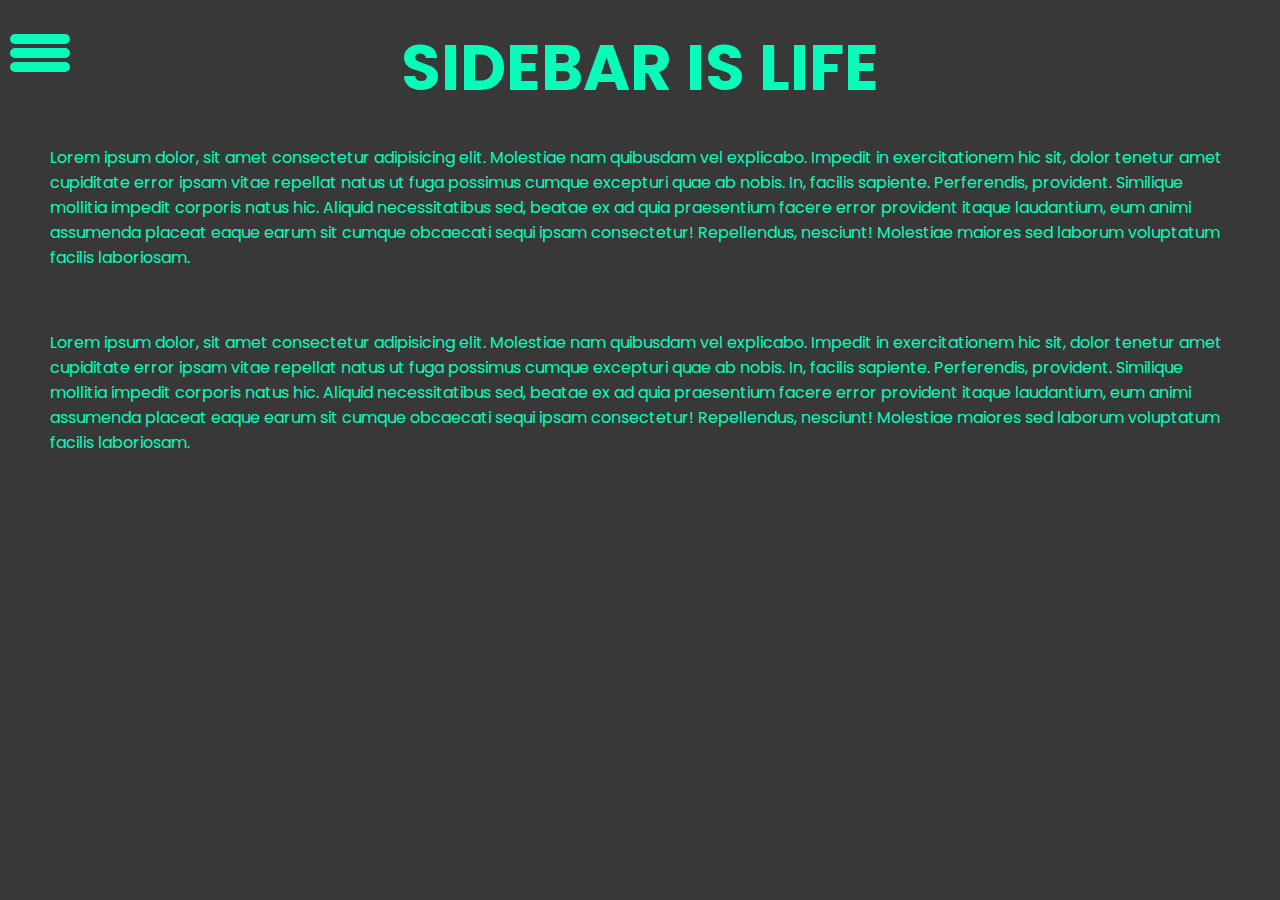
<file: index.html>
<!DOCTYPE html>
<html lang="en">

<head>
  <meta charset="UTF-8">
  <meta http-equiv="X-UA-Compatible" content="IE=edge">
  <meta name="viewport" content="width=device-width, initial-scale=1.0">
  <title>Sidebar</title>

  <link rel="stylesheet" href="./style.css">
</head>

<body>
  <div id="side-bar">
    <div class="toggle-btn" id="btn">
      <span></span>
      <span></span>
      <span></span>
    </div>

    <ul>
      <li>Home</li>
      <li>About</li>
      <li>Services</li>
      <li class="list">Contact</li>
    </ul>
  </div>

  <section class="content">
    <h1>Sidebar is life</h1>
    <p>Lorem ipsum dolor, sit amet consectetur adipisicing elit. Molestiae nam quibusdam vel explicabo. Impedit in
      exercitationem hic sit, dolor tenetur amet cupiditate error ipsam vitae repellat natus ut fuga possimus cumque
      excepturi quae ab nobis. In, facilis sapiente. Perferendis, provident. Similique mollitia impedit corporis natus
      hic. Aliquid necessitatibus sed, beatae ex ad quia praesentium facere error provident itaque laudantium, eum animi
      assumenda placeat eaque earum sit cumque obcaecati sequi ipsam consectetur! Repellendus, nesciunt! Molestiae
      maiores sed laborum voluptatum facilis laboriosam.</p>
    <p>Lorem ipsum dolor, sit amet consectetur adipisicing elit. Molestiae nam quibusdam vel explicabo. Impedit in
      exercitationem hic sit, dolor tenetur amet cupiditate error ipsam vitae repellat natus ut fuga possimus cumque
      excepturi quae ab nobis. In, facilis sapiente. Perferendis, provident. Similique mollitia impedit corporis natus
      hic. Aliquid necessitatibus sed, beatae ex ad quia praesentium facere error provident itaque laudantium, eum animi
      assumenda placeat eaque earum sit cumque obcaecati sequi ipsam consectetur! Repellendus, nesciunt! Molestiae
      maiores sed laborum voluptatum facilis laboriosam.</p>
  </section>

  <script src="index.js"></script>
</body>

</html>
</file>
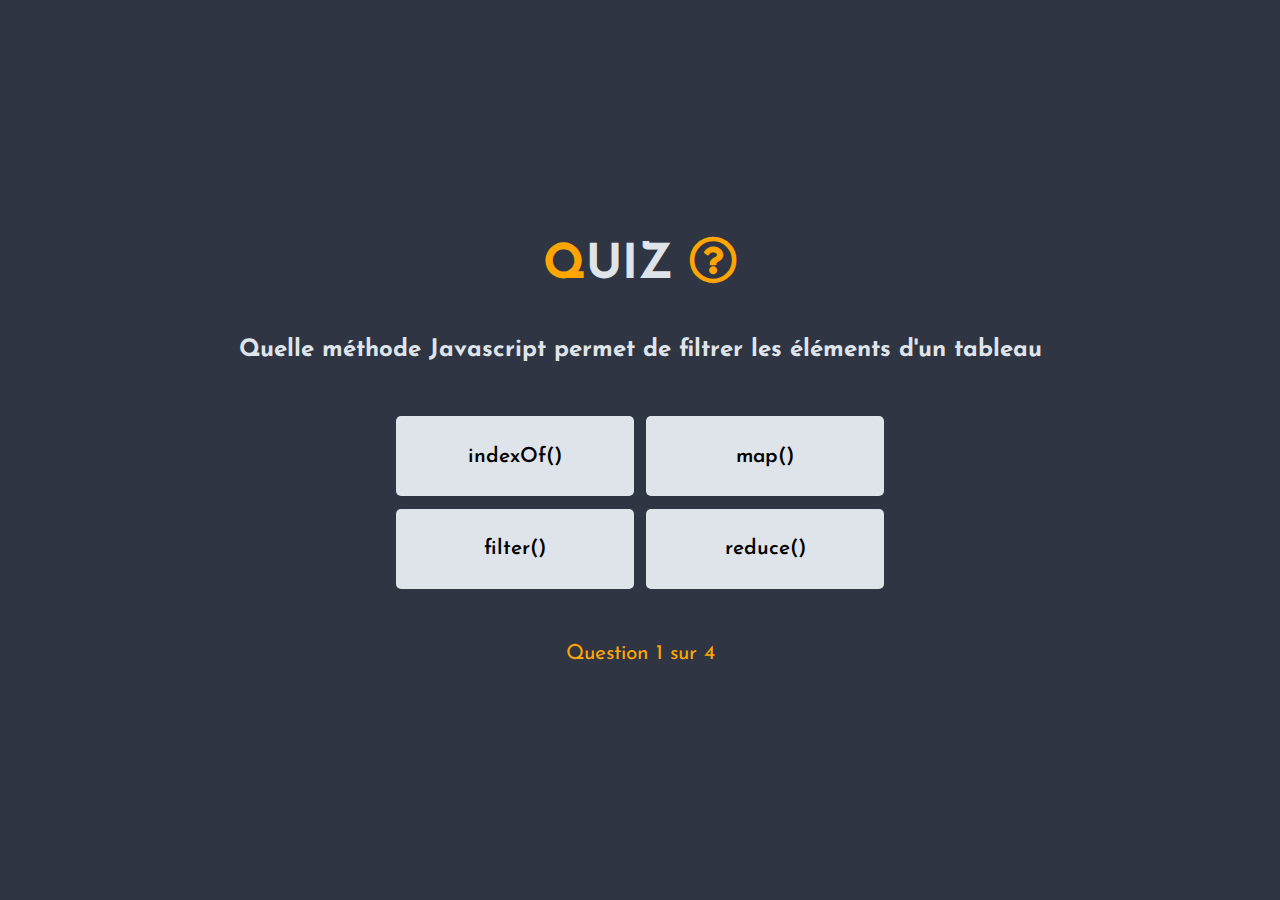
<file: Tp10 Quizz app/index.html>
<!DOCTYPE html>
<html lang="fr">

<head>
  <meta charset="UTF-8">
  <meta name="viewport" content="width=device-width, initial-scale=1.0">
  <meta http-equiv="X-UA-Compatible" content="ie=edge">

  <title>Quiz</title>

  <link rel="stylesheet" href="https://use.fontawesome.com/releases/v5.8.2/css/all.css">
  <link href="./style.css" rel="stylesheet">
</head>

<body>

  <div class="container">
    <div id="quiz">
      <h1><span>Q</span>uiz <i class="far fa-question-circle"></i></h1>

      <h2 id="question"></h2>

      <h3 id="score"></h3>

      <div class="choices">
        <button id="guess0" class="btn">
          <p id="choice0"></p>
        </button>

        <button id="guess1" class="btn">
          <p id="choice1"></p>
        </button>

        <button id="guess2" class="btn">
          <p id="choice2"></p>
        </button>

        <button id="guess3" class="btn">
          <p id="choice3"></p>
        </button>
      </div>

      <p id="progress"></p>

    </div>
  </div>

  <script src="./index.js"></script>
</body>



</html>
</file>
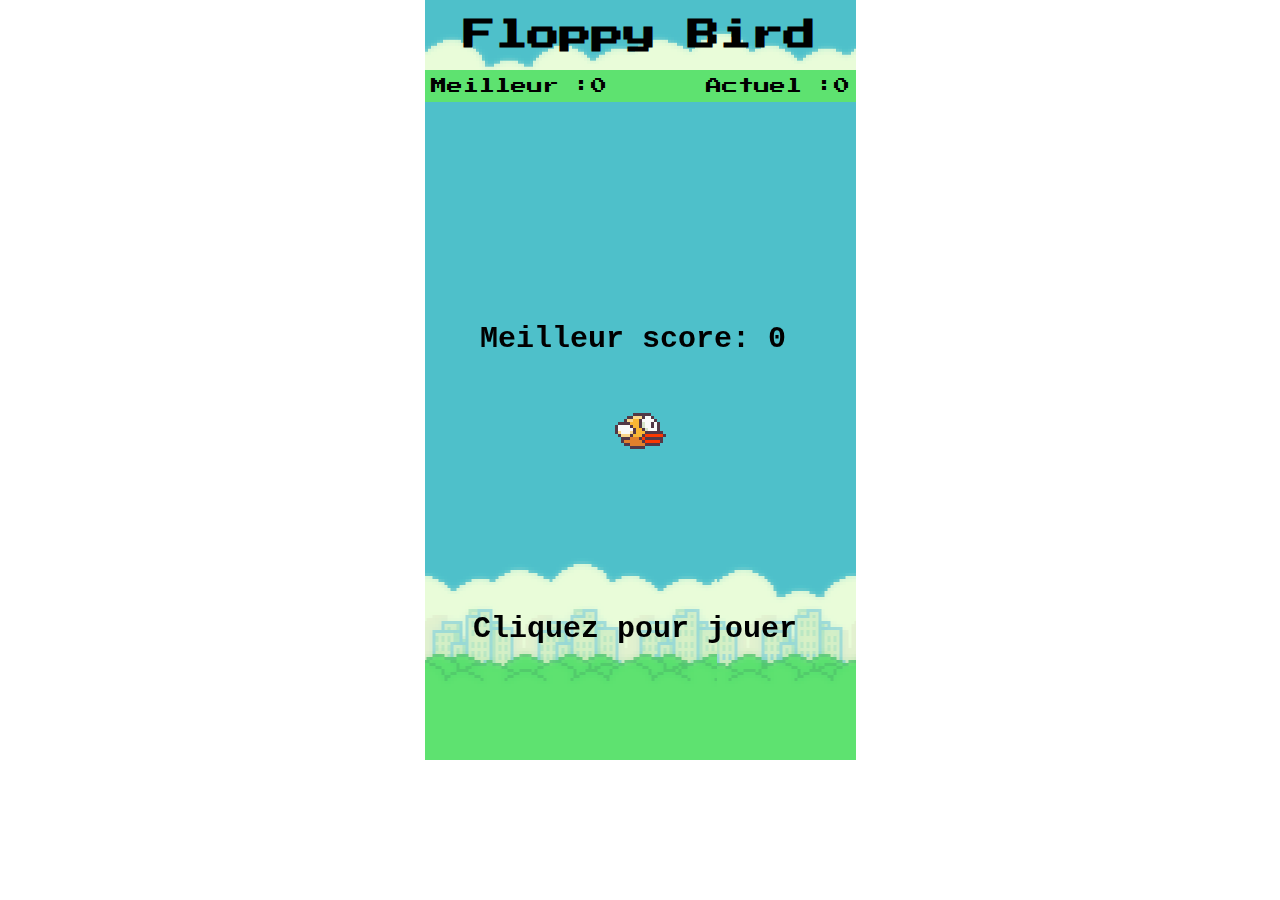
<file: Tp11 Flappy bird/index.html>
<!DOCTYPE html>
<html lang="fr">

<head>
  <meta charset="UTF-8">
  <meta name="viewport" content="width=device-width, initial-scale=1.0">
  <meta http-equiv="X-UA-Compatible" content="ie=edge">

  <title>Floppy Bird</title>

  <link href="./style.css" rel="stylesheet">
</head>

<body>

  <header>
    <h1>Floppy Bird</h1>
    <div class="score-container">
      <div id="bestScore"></div>
      <div id="currentScore"></div>
    </div>
  </header>
  <canvas id="canvas" width="431" height="658" data-height="768"></canvas>

  <script src="./script.js" type="text/javascript"></script>
</body>



</html>
</file>
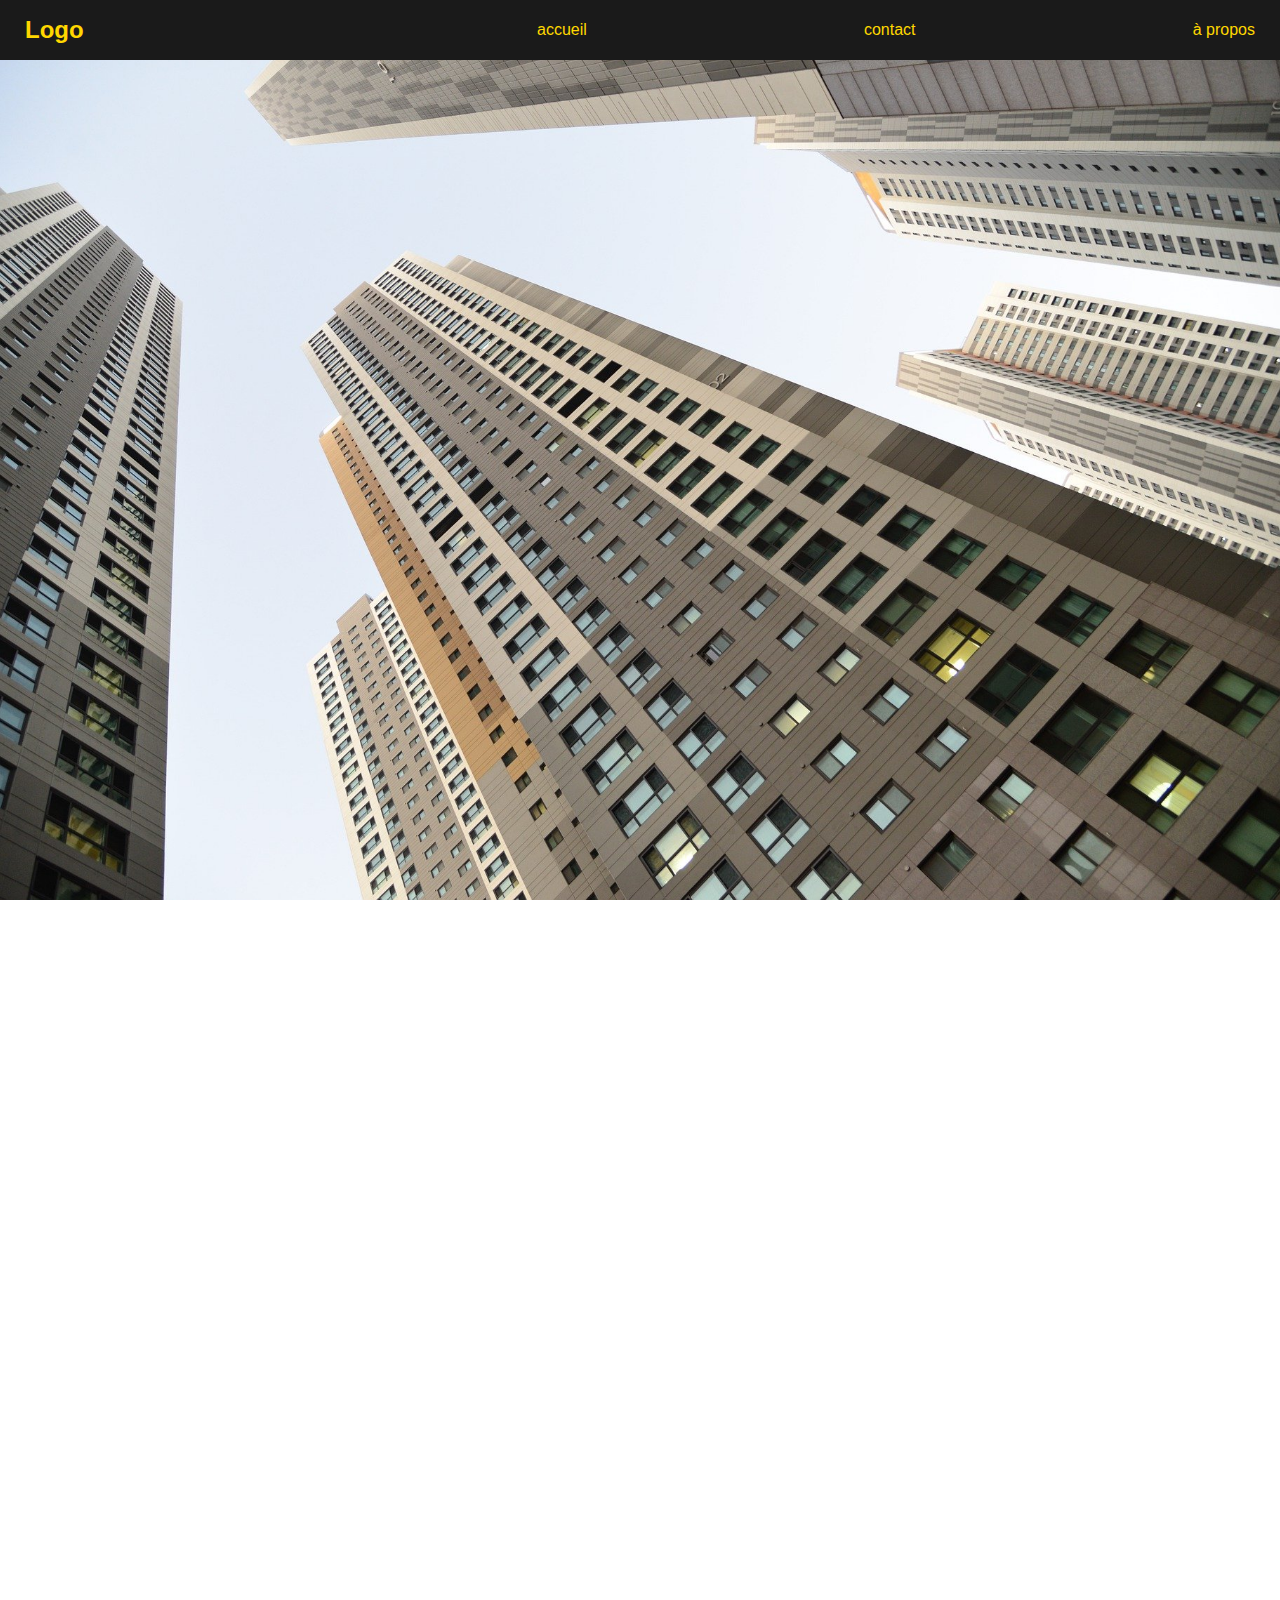
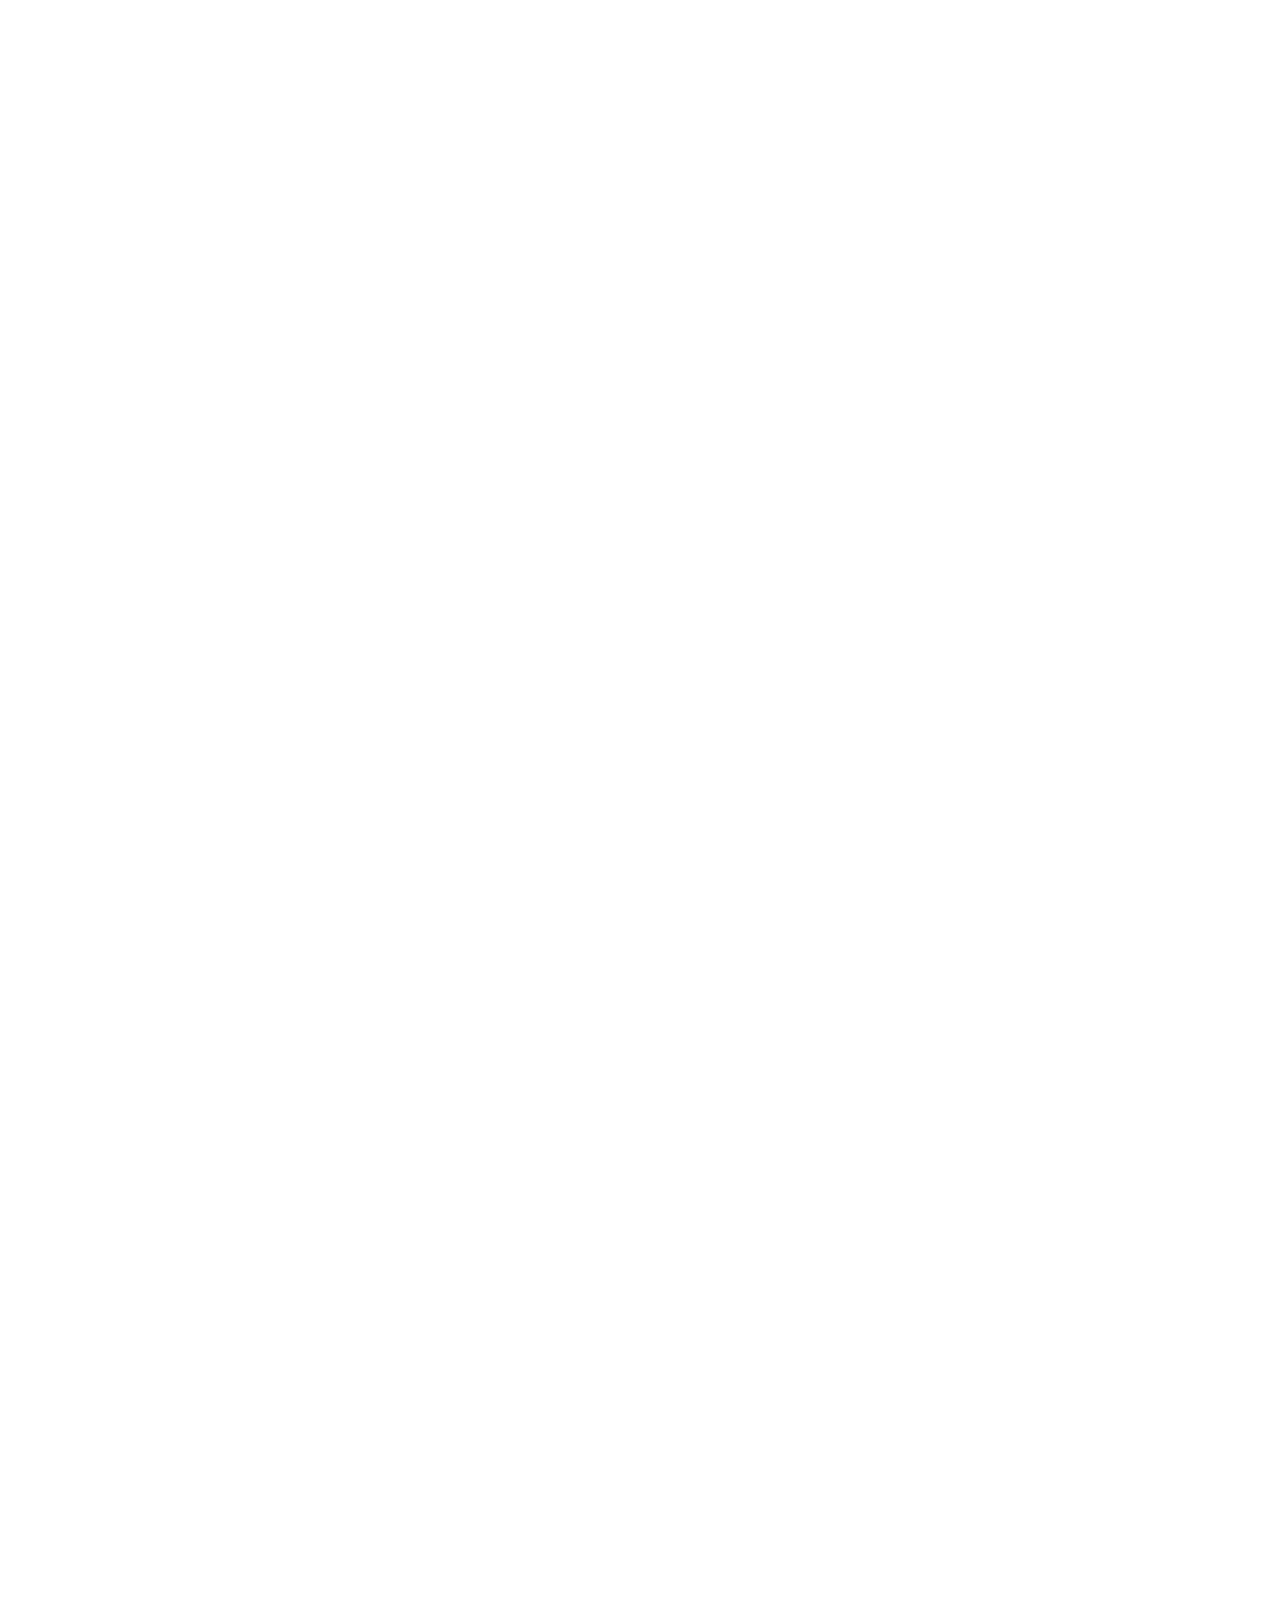
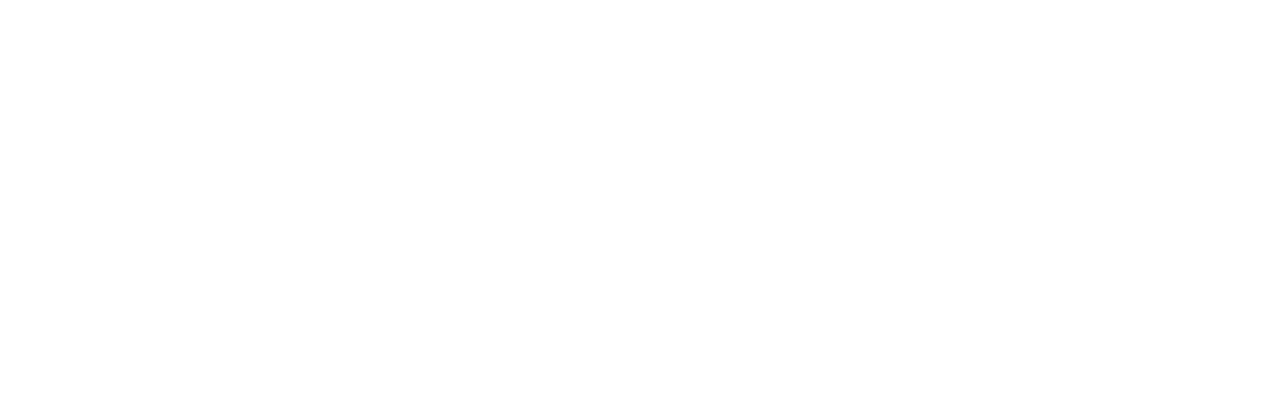
<file: Tp2 ScrollNavbar/index.html>
<!DOCTYPE html>
<html lang="en">

<head>
  <meta charset="UTF-8">
  <meta http-equiv="X-UA-Compatible" content="IE=edge">
  <meta name="viewport" content="width=device-width, initial-scale=1.0">
  <title>Document</title>

  <link rel="stylesheet" href="./style.css">
</head>

<body>

  <nav id="navbar">
    <h2>Logo</h2>
    <ul>
      <li>accueil</li>
      <li>contact</li>
      <li>à propos</li>
    </ul>
  </nav>

  <header></header>


  <script src="index.js"></script>
</body>

</html>
</file>
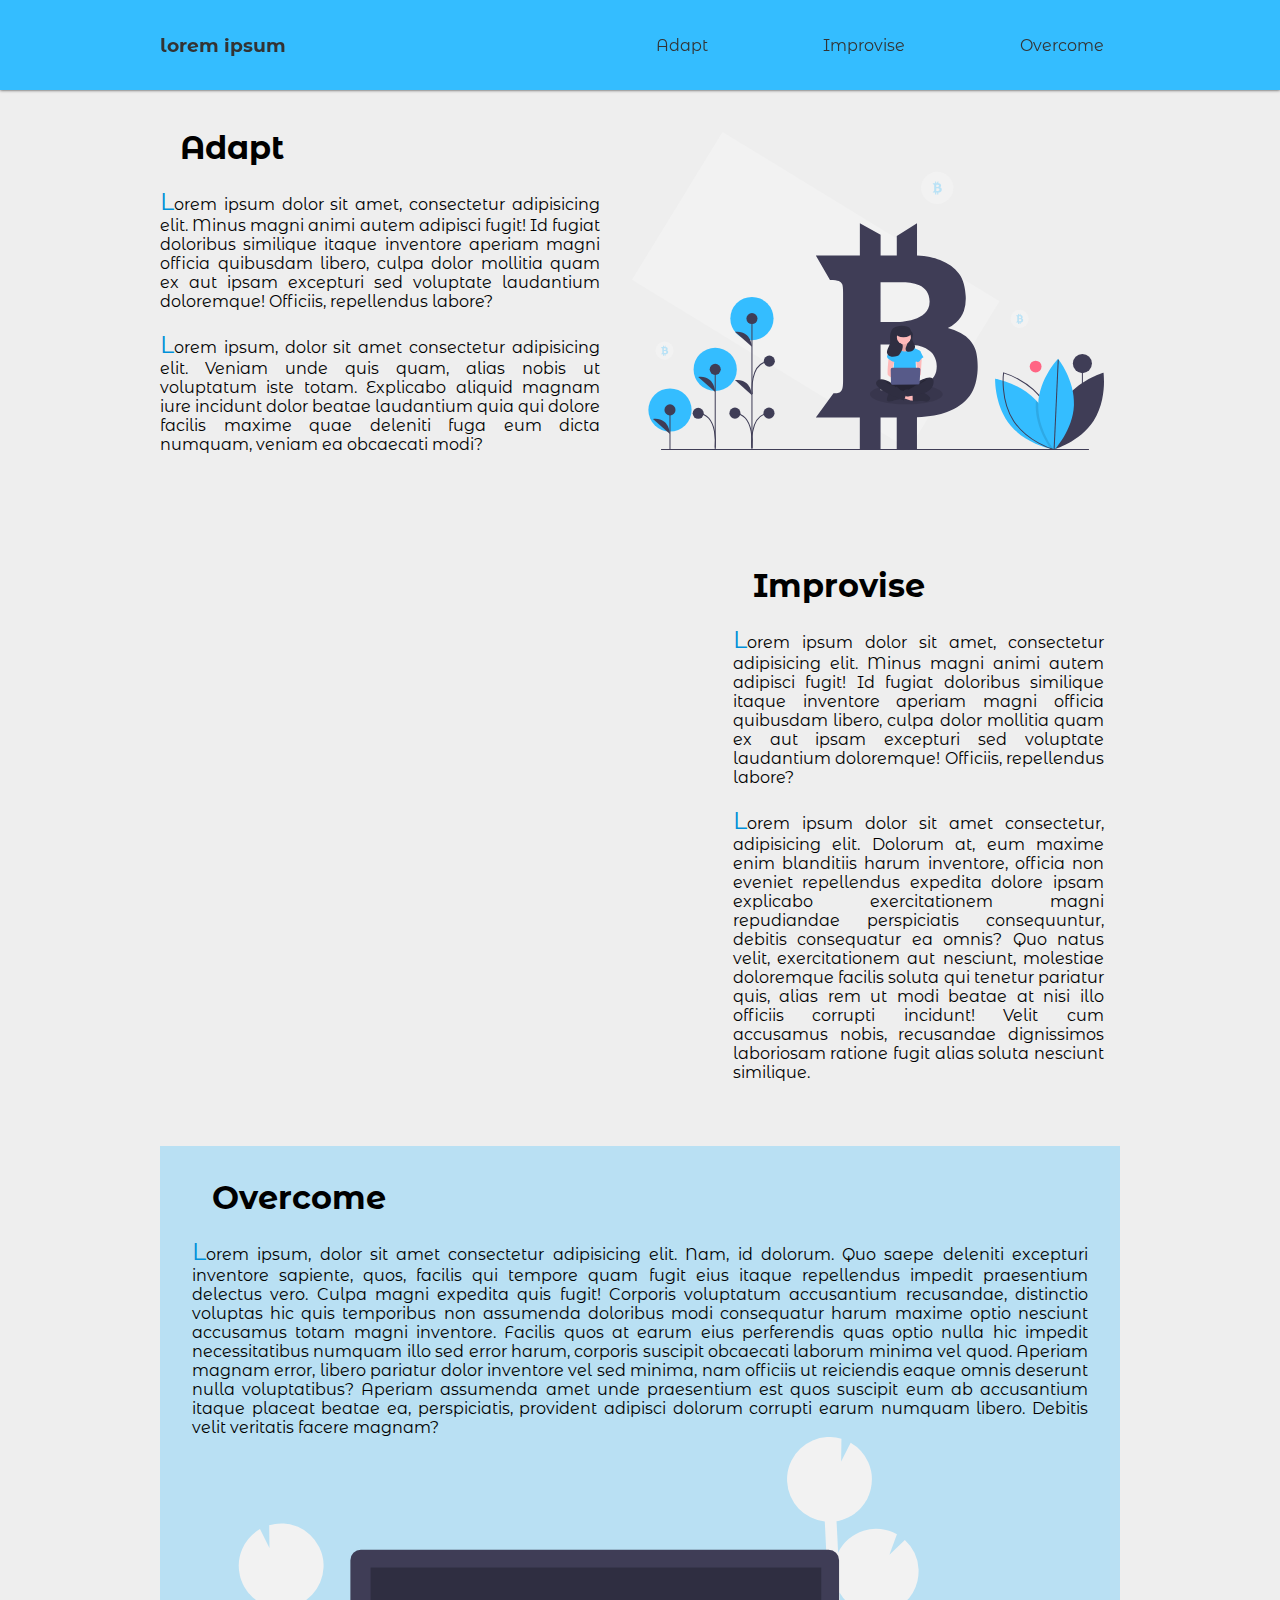
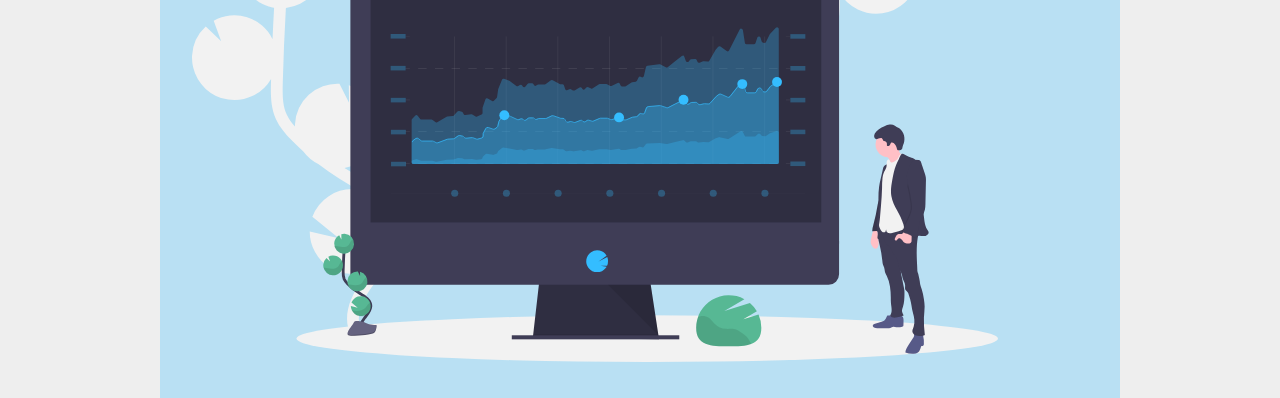
<file: Tp3 Scroll Popup/index.html>
<!DOCTYPE html>
<html lang="fr">

<head>
  <meta charset="UTF-8">
  <meta name="viewport" content="width=device-width, initial-scale=1.0">
  <meta http-equiv="X-UA-Compatible" content="ie=edge">

  <title>Scroll Events</title>

  <link rel="stylesheet" href="https://use.fontawesome.com/releases/v5.8.2/css/all.css">
  <link href="./style.css" rel="stylesheet">
</head>

<body>

  <nav id="navbar">
    <div class="nav-elements" id="nav-elements">
      <h3><a href="#">lorem ipsum</a></h3>
      <ul class="nav-links">
        <li><a href="#adapt-title">Adapt</a></li>
        <li><a href="#improvise">Improvise</a></li>
        <li><a href="#overcome">Overcome</a></li>
      </ul>
    </div>
  </nav>

  <main>
    <div class="adapt" id="adapt">
      <div class="dummy-adapt">
        <h2 id="adapt-title">Adapt</h2>
        <p>Lorem ipsum dolor sit amet, consectetur adipisicing elit. Minus magni animi autem adipisci fugit! Id fugiat
          doloribus similique itaque inventore aperiam magni officia quibusdam libero, culpa dolor mollitia quam ex aut
          ipsam excepturi sed voluptate laudantium doloremque! Officiis, repellendus labore?</p><br />
        <p>Lorem ipsum, dolor sit amet consectetur adipisicing elit. Veniam unde quis quam, alias nobis ut voluptatum
          iste totam. Explicabo aliquid magnam iure incidunt dolor beatae laudantium quia qui dolore facilis maxime quae
          deleniti fuga eum dicta numquam, veniam ea obcaecati modi?</p>
      </div>
      <img src="./media/svg/undraw_digital_currency_qpak.svg" alt="">

    </div>

    <div class="improvise" id="improvise">
      <img src="./media/svg/undraw_nakamoto_2iv6.svg" alt="" id="imgImprovise">
      <div>
        <h2>Improvise</h2>
        <p>Lorem ipsum dolor sit amet, consectetur adipisicing elit. Minus magni animi autem adipisci fugit! Id fugiat
          doloribus similique itaque inventore aperiam magni officia quibusdam libero, culpa dolor mollitia quam ex
          aut ipsam excepturi sed voluptate laudantium doloremque! Officiis, repellendus labore?</p><br />
        <p>Lorem ipsum dolor sit amet consectetur, adipisicing elit. Dolorum at, eum maxime enim blanditiis harum
          inventore, officia non eveniet repellendus expedita dolore ipsam explicabo exercitationem magni repudiandae
          perspiciatis consequuntur, debitis consequatur ea omnis? Quo natus velit, exercitationem aut nesciunt,
          molestiae doloremque facilis soluta qui tenetur pariatur quis, alias rem ut modi beatae at nisi illo
          officiis corrupti incidunt! Velit cum accusamus nobis, recusandae dignissimos laboriosam ratione fugit alias
          soluta nesciunt similique.</p>
      </div>
    </div>
    <div class="overcome" id="overcome">
      <h2>Overcome</h2>
      <p>Lorem ipsum, dolor sit amet consectetur adipisicing elit. Nam, id dolorum. Quo saepe deleniti excepturi
        inventore sapiente, quos, facilis qui tempore quam fugit eius itaque repellendus impedit praesentium delectus
        vero. Culpa magni expedita quis fugit! Corporis voluptatum accusantium recusandae, distinctio voluptas hic quis
        temporibus non assumenda doloribus modi consequatur harum maxime optio nesciunt accusamus totam magni inventore.
        Facilis quos at earum eius perferendis quas optio nulla hic impedit necessitatibus numquam illo sed error harum,
        corporis suscipit obcaecati laborum minima vel quod. Aperiam magnam error, libero pariatur dolor inventore vel
        sed minima, nam officiis ut reiciendis eaque omnis deserunt nulla voluptatibus? Aperiam assumenda amet unde
        praesentium est quos suscipit eum ab accusantium itaque placeat beatae ea, perspiciatis, provident adipisci
        dolorum corrupti earum numquam libero. Debitis velit veritatis facere magnam?</p>
      <img src="./media/svg/undraw_financial_data_es63.svg" alt="">
    </div>
  </main>

  <div class="pop-up" id="popup">
    <div class="pop-up-container">
      <h3>Don't miss out !<br />Suscribe to our newsletter</h3>
      <div class="button-container">
        <input type="email" placeholder="please enter you email">
        <button>Submit</button>
      </div>
      <i class="far fa-times-circle" id="closeBtn"></i>
    </div>
  </div>

  <script src="./script.js" type="text/javascript"></script>
</body>



</html>
</file>
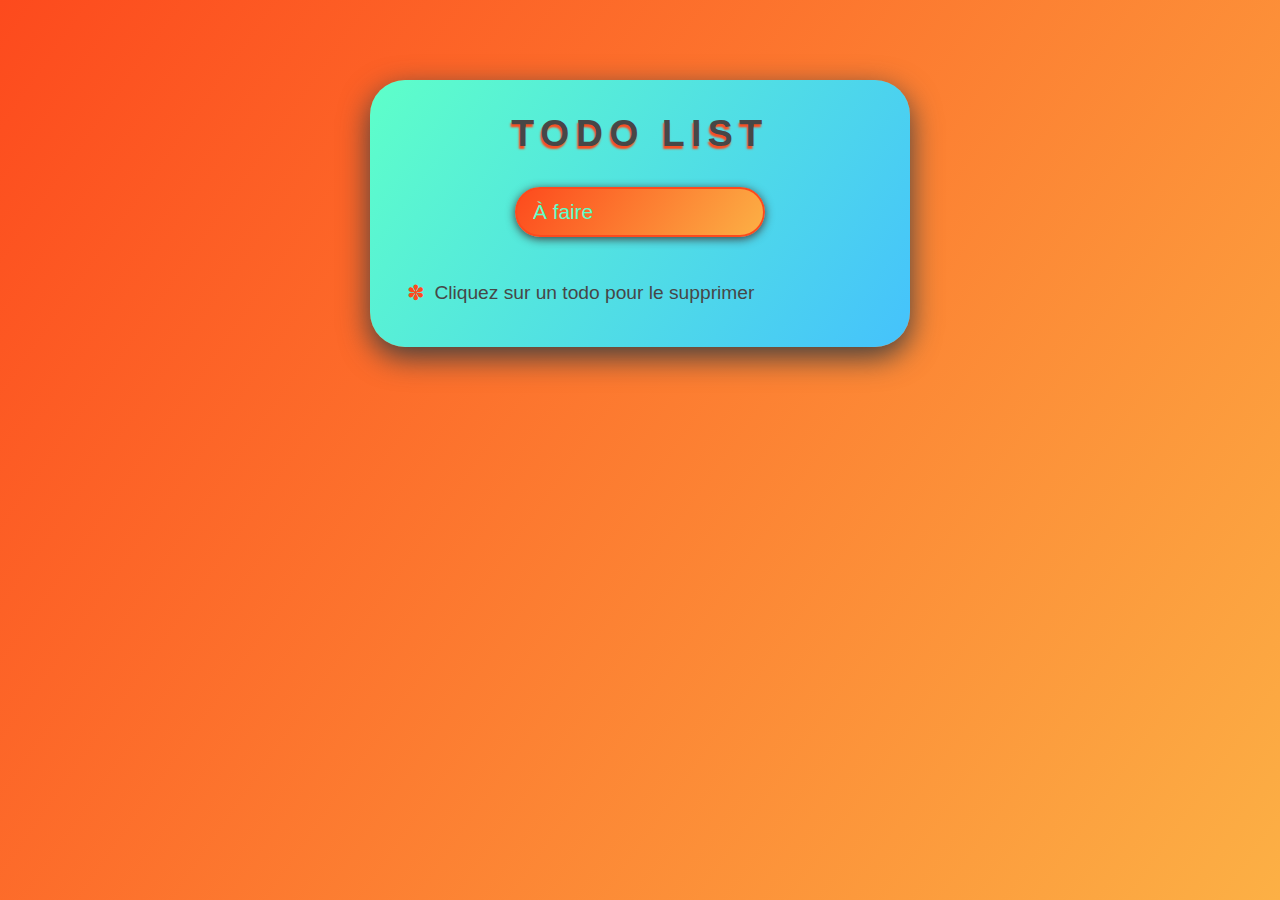
<file: Tp6 Todo List/index.html>
<!DOCTYPE html>
<html lang="fr">

<head>
  <meta charset="UTF-8">
  <meta name="viewport" content="width=device-width, initial-scale=1.0">
  <meta http-equiv="X-UA-Compatible" content="ie=edge">

  <title>Todo list</title>

  <link href="./style.css" rel="stylesheet">
</head>

<body>

  <div class="container">
    <h1>Todo List</h1>
    <form action="">
      <input type="text" id="item" placeholder="À faire" autocomplete="off" minlength="2">
    </form>
    <ul id="list"></ul>
  </div>


  <script src="./script.js"></script>
</body>



</html>
</file>
<file: style.css>
@import url("https://fonts.googleapis.com/css?family=Poppins");

* {
  margin: 0;
  padding: 0;
  font-family: "Poppins", sans-serif;
}
body {
  background-color: #383838;
}
.content {
  color: #09fbba;
  transition: 1s;
}
h1 {
  text-transform: uppercase;
  text-align: center;
  font-size: 4rem;
  margin-top: 20px;
}
p {
  padding: 30px 50px;
}
#side-bar {
  position: absolute;
  width: 230px;
  height: 100%;
  background: #09fbba;
  top: 0;
  left: -230px;
  transition: 0.5s ease-out;
  z-index: 4;
}
#side-bar.translate {
  left: 0;
}

.toggle-btn {
  position: absolute;
  top: 30px;
  left: 240px;
  cursor: pointer;
  height: 50px;
  width: 50px;
}
.toggle-btn span {
  width: 60px;
  height: 10px;
  border-radius: 5px;
  background: #09fbba;
  display: block;
  margin-top: 4px;
  transition: 0.3s ease;
}
li {
  color: #292929;
  list-style: none;
  font-size: 2.5rem;
  cursor: pointer;
  padding-left: 5px;
}
li:hover {
  background: #292929;
  color: #fcfcfb;
}
.translate ~ .content {
  opacity: 0.3;
}
.translate span {
  position: absolute;
}
.translate span:nth-child(1) {
  transform: rotate(45deg);
}
.translate span:nth-child(2) {
  opacity: 0;
}
.translate span:nth-child(3) {
  transform: rotate(-45deg);
}
</file>
<file: Tp10 Quizz app/style.css>
@import url("https://fonts.googleapis.com/css2?family=Josefin+Sans:wght@300&display=swap");
* {
  font-family: "Josefin Sans", sans-serif;
  box-sizing: border-box;
  margin: 0;
  padding: 0;
  text-align: center;
}

body {
  display: grid;
  align-items: center;
  justify-items: center;
  min-height: 100vh;
  background: #2f3542;
  color: #dfe4ea;
}
body h1 {
  margin-bottom: 3rem;
  text-transform: uppercase;
  font-size: 3rem;
}
body h1 span,
body h1 i {
  color: #ffa502;
}
body h3 {
  color: #ffa502;
  font-size: 1.5rem;
}
body .container .choices {
  display: flex;
  flex-wrap: wrap;
  margin: 3rem auto 3rem;
  width: 500px;
}
body .container .choices button {
  flex: 1 0 45%;
  width: 200px;
  height: 80px;
  border-radius: 5px;
  cursor: pointer;
  border: none;
  margin: 0.4rem;
  outline: none;
  background: #dfe4ea;
  user-select: none;
  font-weight: 600;
}
body .container .choices button:hover {
  background: #ffa502;
  transition: 0.5s;
}
body .container .choices button:active {
  transform: scale(0.9);
  transition: transform 0.1s;
}
body .container .choices button p {
  font-size: 1.3rem;
}
body #progress {
  font-size: 1.3rem;
  color: #ffa502;
}
</file>
<file: Tp11 Flappy bird/style.css>
@import url("https://fonts.googleapis.com/css2?family=Press+Start+2P&display=swap");

body {
  margin: 0;
  text-align: center;
  font-family: "Press Start 2P", cursive;
  user-select: none;
}
header {
  margin: 0 auto;
  width: 431px;
}
h1 {
  background: url(./media/flappy-bird-set.png) 0% 340px;
  padding: 1.2rem 0;
  margin: 0;
}
.score-container {
  display: flex;
  justify-content: space-between;
  padding: 8px 6px;
  background: #5ee270;
}
</file>
<file: Tp2 ScrollNavbar/style.css>
body {
  min-height: 400vh;
  margin: 0;
  color: gold;
  font-family: "Lucida Sans", "Lucida Sans Regular", "Lucida Grande",
    "Lucida Sans Unicode", Geneva, Verdana, sans-serif;
}
li {
  list-style: none;
}
nav {
  display: grid;
  grid-template-columns: 40% 60%;
  position: fixed;
  width: 100%;
  background: rgb(26, 26, 26);
  height: 60px;
  top: 0;
  transition: 0.3s;
}
h2,
ul {
  margin: 0;
  padding: 10px 25px;
  display: flex;
  justify-content: space-between;
  align-items: center;
}
header {
  background: url(./bg.jpg) center/cover;
  height: 100vh;
}
</file>
<file: Tp3 Scroll Popup/style.css>
@import url("https://fonts.googleapis.com/css?family=Montserrat+Alternates&display=swap");

* {
  margin: 0;
  padding: 0;
  box-sizing: border-box;
  font-family: "Montserrat Alternates", sans-serif;
}
html {
  scroll-behavior: smooth;
}
h2 {
  margin: 0 0 20px 20px;
  font-size: 2rem;
}
body {
  background: #eee;
}
nav {
  width: 100%;
  background: #34bdff;
  box-shadow: 0 0 3px #333;
  position: fixed;
  z-index: 1000;
  height: 90px;
  transition: 0.2s ease;
}
.nav-elements {
  display: flex;
  justify-content: space-between;
  align-items: center;
  width: 90%;
  height: 100%;
  margin: auto;
}
.nav-elements a {
  color: #333;
  text-decoration: none;
}
.nav-elements a:visited {
  color: #333;
}
.nav-elements h2 {
  transition: all 0.3s ease-in-out;
}
.nav-links {
  display: flex;
  justify-content: space-between;
  list-style-type: none;
}
.nav-links,
h3 {
  flex: 1;
  color: #333;
}
.nav-links li {
  padding: 1rem;
  transition: all 0.2s ease;
}
.nav-elements h2:hover {
  font-weight: 100;
}
.nav-links li:hover {
  transform: translateX(5px);
  font-weight: bold;
}
p {
  text-align: justify;
}
p::first-letter {
  font-size: 1.5rem;
  color: rgb(0, 144, 216);
}
.adapt {
  display: flex;
  padding: 6rem 1rem 1rem 0;
  margin-bottom: 3rem;
}
.dummy-adapt {
  padding: 2rem 2rem 2rem 0;
}
.adapt img {
  width: 50%;
}
.improvise {
  padding: 1rem;
  margin-bottom: 3rem;
  display: flex;
}
.improvise h1 {
  text-align: right;
  padding-right: 17%;
}
#imgImprovise {
  width: 60%;
  padding: 2rem;
  opacity: 0;
  transform: translateX(-200px);
  transition: 0.4s ease-in;
}
.overcome {
  padding: 2rem;
  background: rgba(52, 187, 255, 0.287);
}
.overcome h1 {
  text-align: center;
}
.overcome img {
  width: 90%;
}

@media screen and (min-width: 1000px) {
  main {
    width: 75%;
    margin: 0 auto;
  }
  .nav-elements {
    width: 75%;
  }
}
@media screen and (max-width: 999px) {
  main {
    padding: 0 2rem;
  }
}

.pop-up {
  position: fixed;
  right: 1rem;
  bottom: 2rem;
  height: 250px;
  width: 520px;
  text-align: center;
  background: linear-gradient(90deg, #30587a, rgb(36, 113, 180));
  border-radius: 76% 24% 90% 10% / 20% 85% 15% 80%;
  box-shadow: 0 5px 10px black;
  opacity: 0;
  transform: translateX(400px);
  transition: 1s ease-out;
}
.pop-up-container {
  width: 100%;
  position: absolute;
  top: 45%;
  left: 50%;
  transform: translate(-50%, -45%);
}
.pop-up-container h3 {
  color: white;
  margin: 1rem;
  font-size: 1.5rem;
}
.button-container input {
  border: 1px solid #333;
  padding: 1rem 2rem;
  border-radius: 15px;
  box-shadow: 1px 2px 0 black;
  outline: none;
  font-size: 1.2rem;
  transition: 0.5s;
}
.button-container input:focus {
  background: rgb(211, 242, 251);
}

.button-container button {
  border-radius: 15px;
  padding: 1rem 2rem;
  font-size: 1.2rem;
  border: 1px solid #333;
  outline: none;
  cursor: pointer;
  background: white;
  box-shadow: 1px 2px 0 black;
  transition: 0.3s;
}
.button-container button:hover {
  background: rgb(211, 242, 251);
  transform: translateX(-1px);
}
.button-container button:active {
  transform: scale(0.96);
}
.fa-times-circle {
  position: absolute;
  left: 2rem;
  top: 0.7rem;
  font-size: 1.7rem;
  color: white;
  text-shadow: 2px 2px 0px #333;
  cursor: pointer;
  transition: 0.3s;
}
.fa-times-circle:hover {
  color: rgb(211, 242, 251);
  transform: translateX(-1px);
}
.fa-times-circle:active {
  transform: scale(1.5);
}
</file>
<file: Tp6 Todo List/style.css>
* {
  margin: 0;
  padding: 0;
  box-sizing: border-box;
  outline: none;
  border: none;
  font-family: "Gill Sans", "Gill Sans MT", Calibri, "Trebuchet MS", sans-serif;
  color: #474747;
}

body {
  padding: 5rem 0;
  background: linear-gradient(125deg, #fd4a1d 0%, #fcb045 100%);
  min-height: 100vh;
}
.container {
  width: 540px;
  margin: 0 auto;
  text-align: center;
  background: linear-gradient(125deg, #5effc9 0%, #45c2fc 100%);
  padding: 2rem 1rem;
  border-radius: 35px;
  box-shadow: 0px 10px 30px 0px #3f3f3f;
}
h1 {
  text-transform: uppercase;
  letter-spacing: 0.4rem;
  font-size: 2.35rem;
  text-shadow: -1px 3px 2px #fd4a1d;
}
form {
  margin: 2rem 0;
}
form input {
  width: 250px;
  height: 50px;
  border-radius: 50px;
  padding: 0 1rem;
  border: 2px solid #fd4a1d;
  font-size: 1.3rem;
  background: linear-gradient(125deg, #fd4a1d 0%, #fcb045 100%);
  color: #5effc9;
  box-shadow: 0px 2px 10px 0px #3f3f3f;
  transition: 0.7s;
}
form input::placeholder {
  color: #5effc9;
}
form input:focus {
  border: 3px solid #ffee00;
}
ul {
  text-align: left;
}
ul li {
  list-style: none;
  padding: 0.7rem;
  position: relative;
  font-size: 1.2rem;
  cursor: pointer;
}
ul li:before {
  content: "✽";
  padding: 0.6rem;
  font-size: 1.3rem;
  color: #fd4a1d;
}
ul li:after {
  opacity: 0;
}
ul li:hover:after {
  content: " (terminé)";
  opacity: 0;
  font-size: 1.1rem;
  color: #fd4a1d;
  font-style: italic;
  animation: pseudoClassAnim 1s forwards;
}
li.checked:before {
  content: "✔";
  padding: 10px 10px;
  font-size: 1.1rem;
  color: #fd4a1d;
}
li.checked:hover:after {
  content: " (supprimer)";
  font-size: 1.1rem;
  color: #fd4a1d;
  opacity: 0;
}

@keyframes pseudoClassAnim {
  to {
    opacity: 1;
  }
}
</file>
